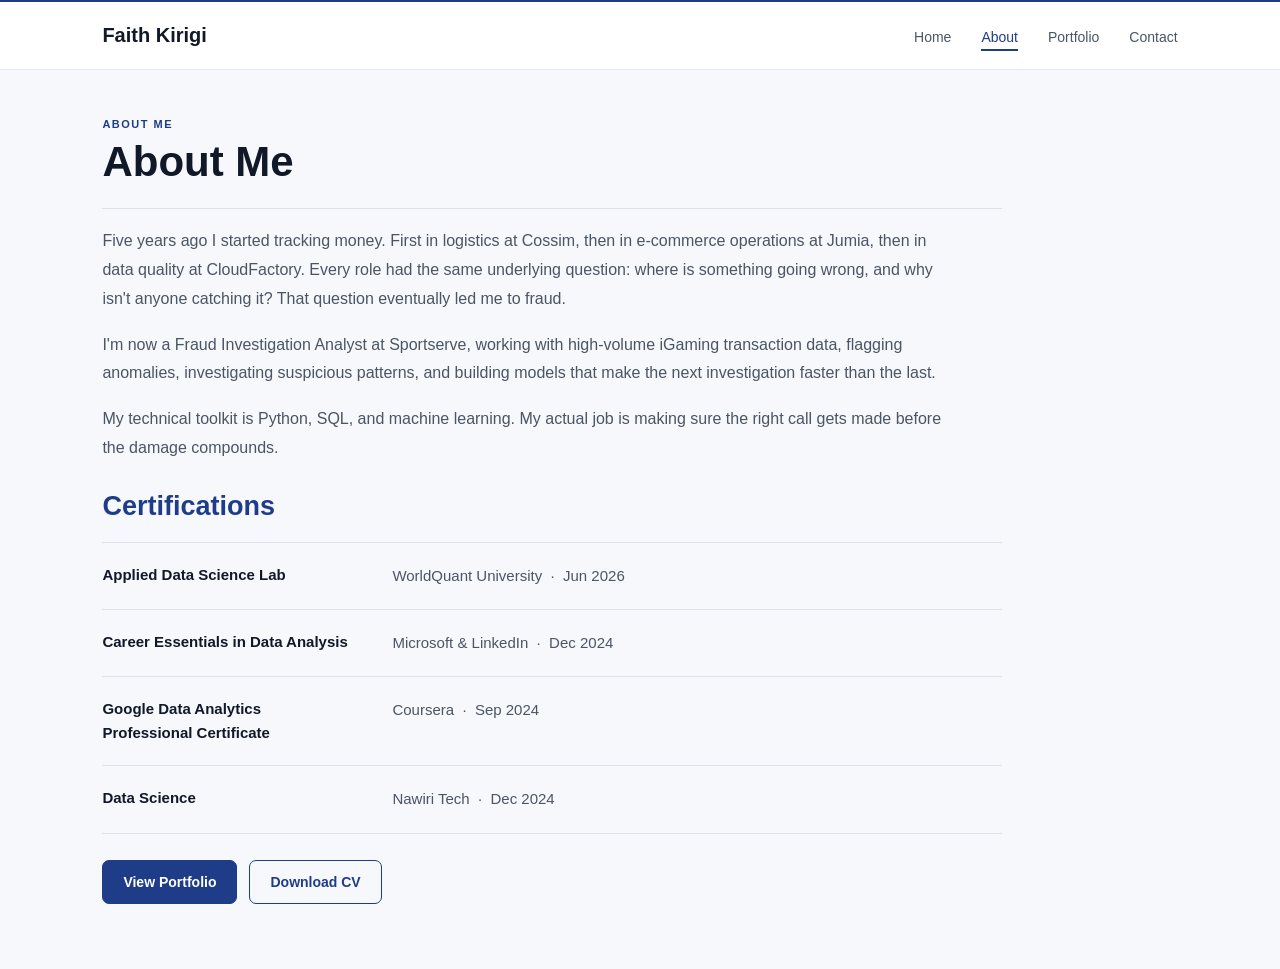
<file: about.html>
<!DOCTYPE html>
<html lang="en">

<head>
    <meta charset="UTF-8">
    <meta name="viewport" content="width=device-width, initial-scale=1.0">

    <title>About | Faith Kirigi</title>

    <link rel="stylesheet" href="style.css">
</head>

<body>

    <!-- NAVBAR -->
    <nav class="navbar">

        <a href="index.html" class="logo">Faith Kirigi</a>

        <div class="nav-links">
            <a href="index.html">Home</a>
            <a href="about.html" class="active">About</a>
            <a href="portfolio.html">Portfolio</a>
            <a href="contact.html">Contact</a>
        </div>

    </nav>


    <!-- ABOUT PAGE -->
    <main class="standard-page">

        <div class="standard-container">

            <header class="page-header">

                <p class="page-label">ABOUT ME</p>

                <h1>About Me</h1>

            </header>


            <div class="about-page-content">

                <p>
                    Five years ago I started tracking money.
                    
                    First in logistics at Cossim, then in e-commerce operations at Jumia, then in data quality at CloudFactory. 
                    
                    Every role had the same underlying question: where is something going wrong, and why isn't anyone catching it?

                    That question eventually led me to fraud.
                </P>
                <p>

                    I'm now a Fraud Investigation Analyst at Sportserve, working with high-volume iGaming transaction data,  flagging anomalies, 
                    
                    investigating suspicious patterns, and building models that make the next investigation faster than the last.
                </p>
                <p>
                    My technical toolkit is Python, SQL, and machine learning. 
                    
                    My actual job is making sure the right call gets made before the damage compounds.
                             
                </p>
                <div class="cert-section">
                        <h2>Certifications</h2>
                        <div class="skills-list">
                    
                            <div class="skill-row">
                                <h3>Applied Data Science Lab</h3>
                                <p>WorldQuant University &nbsp;·&nbsp; Jun 2026</p>
                            </div>
                    
                            <div class="skill-row">
                                <h3>Career Essentials in Data Analysis</h3>
                                <p>Microsoft & LinkedIn &nbsp;·&nbsp; Dec 2024</p>
                            </div>
                    
                            <div class="skill-row">
                                <h3>Google Data Analytics Professional Certificate</h3>
                                <p>Coursera &nbsp;·&nbsp; Sep 2024</p>
                            </div>
                    
                            <div class="skill-row">
                                <h3>Data Science</h3>
                                <p>Nawiri Tech &nbsp;·&nbsp; Dec 2024</p>
                            </div>
                    
                        </div>
                    </div>

                <div class="page-actions">

                    <a href="portfolio.html" class="btn">
                        View Portfolio
                    </a>

                    <a href="Faith_Kirigi_Resume.pdf"
                       class="btn-outline"
                       target="_blank">
                        Download CV
                    </a>

                </div>

            </div>

        </div>

    </main>

</body>

</html>
</file>
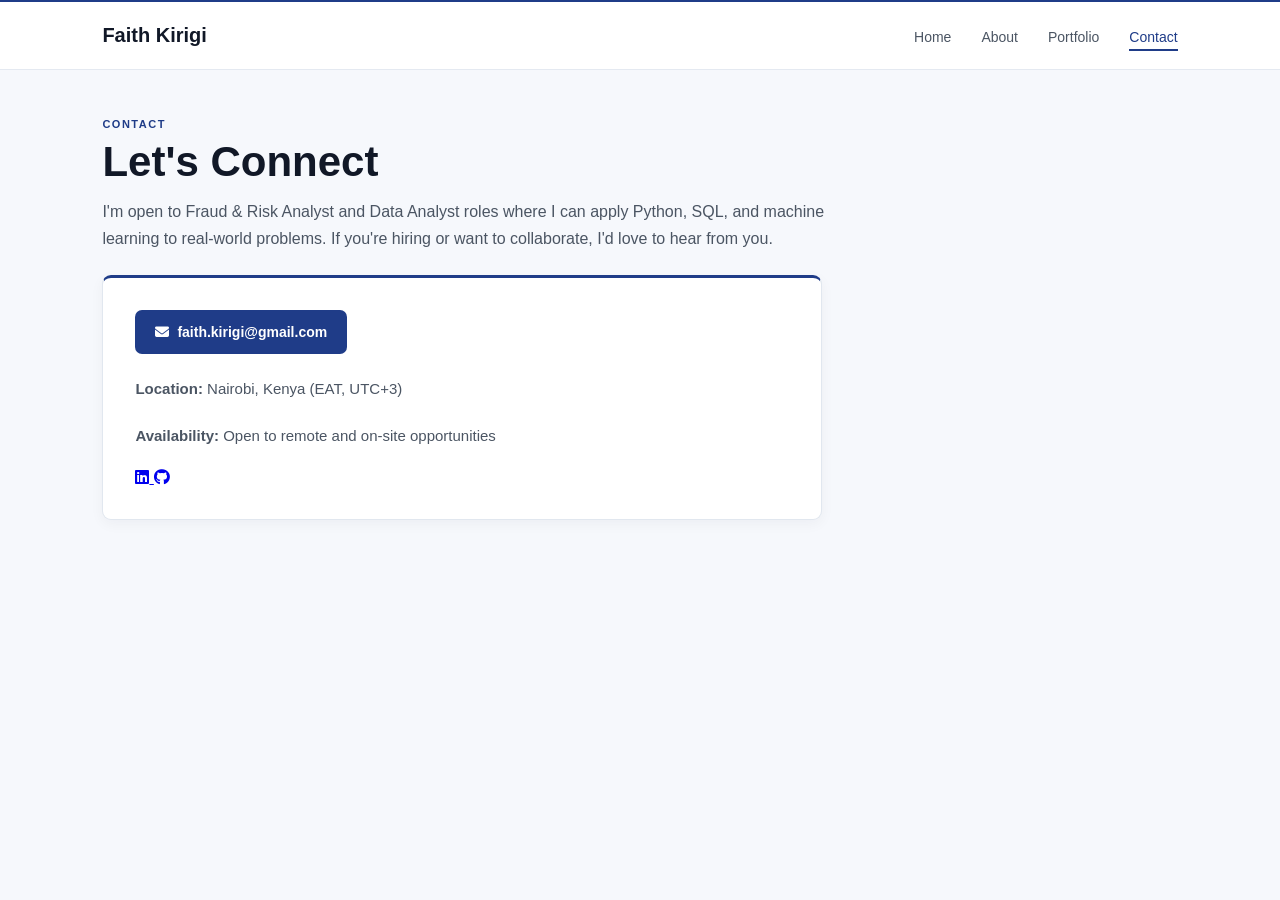
<file: contact.html>
<!DOCTYPE html>
<html lang="en">

<head>
    <meta charset="UTF-8">
    <meta name="viewport" content="width=device-width, initial-scale=1.0">

    <title>Contact | Faith Kirigi</title>

    <link rel="stylesheet" href="style.css">

    <link rel="stylesheet"
          href="https://cdnjs.cloudflare.com/ajax/libs/font-awesome/6.5.0/css/all.min.css">
</head>

<body>

    <!-- NAVBAR -->
    <nav class="navbar">
        <a href="index.html" class="logo">Faith Kirigi</a>
        <div class="nav-links">
            <a href="index.html">Home</a>
            <a href="about.html">About</a>
            <a href="portfolio.html">Portfolio</a>
            <a href="contact.html" class="active">Contact</a>
        </div>
    </nav>


    <!-- CONTACT PAGE -->
    <main class="standard-page">

        <div class="standard-container">

            <header class="page-header">
                <p class="page-label">CONTACT</p>
                <h1>Let's Connect</h1>
                <p>
                    I'm open to Fraud & Risk Analyst and Data Analyst roles
                    where I can apply Python, SQL, and machine learning to
                    real-world problems. If you're hiring or want to
                    collaborate, I'd love to hear from you.
                </p>
            </header>

            <div class="contact-card">

                <a href="mailto:faith.kirigi@gmail.com" class="email-button">
                    <i class="fas fa-envelope"></i>
                    faith.kirigi@gmail.com
                </a>

                <p>
                    <strong>Location:</strong>
                    Nairobi, Kenya (EAT, UTC+3)
                </p>

                <p>
                    <strong>Availability:</strong>
                    Open to remote and on-site opportunities
                </p>

                <div class="social-icons" style="margin-top: 20px;">

                    <a href="https://www.linkedin.com/in/faith-kirigi/"
                       target="_blank"
                       rel="noopener noreferrer"
                       aria-label="LinkedIn">
                        <i class="fab fa-linkedin"></i>
                    </a>

                    <a href="https://github.com/FaithKirigi"
                       target="_blank"
                       rel="noopener noreferrer"
                       aria-label="GitHub">
                        <i class="fab fa-github"></i>
                    </a>

                </div>

            </div>

        </div>

    </main>

</body>

</html>
</file>
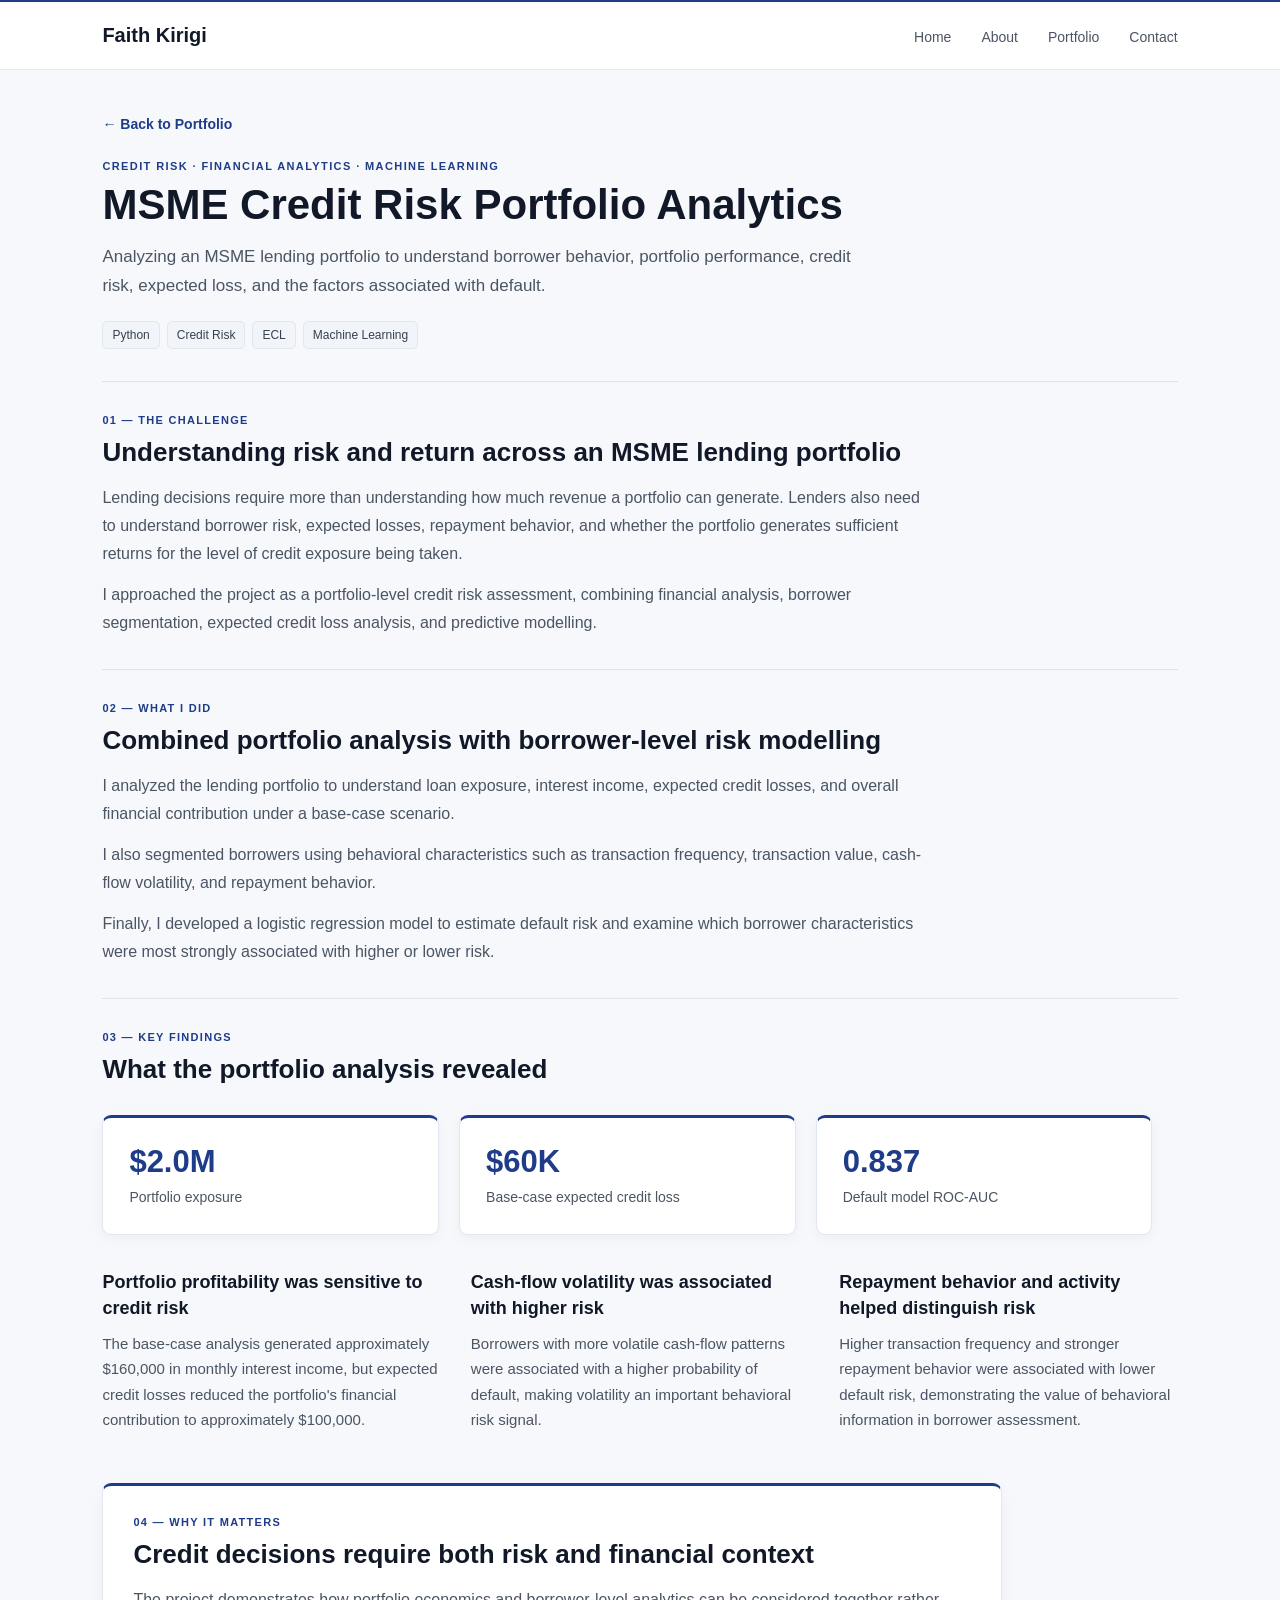
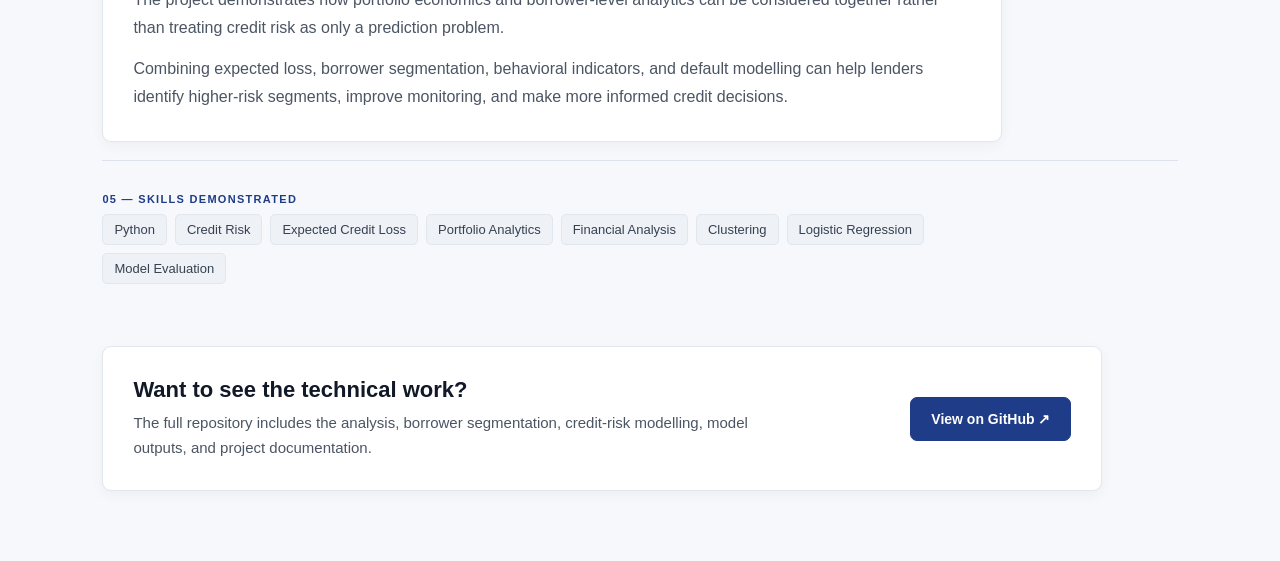
<file: credit-risk.html>
<!DOCTYPE html>
<html lang="en">

<head>
    <meta charset="UTF-8">
    <meta name="viewport" content="width=device-width, initial-scale=1.0">

    <title>MSME Credit Risk Portfolio Analytics | Faith Kirigi</title>

    <link rel="stylesheet" href="style.css">
</head>

<body>

    <!-- NAVBAR -->
    <nav class="navbar">

        <a href="index.html" class="logo">Faith Kirigi</a>

        <div class="nav-links">
            <a href="index.html">Home</a>
            <a href="about.html">About</a>
            <a href="portfolio.html">Portfolio</a>
            <a href="contact.html">Contact</a>
        </div>

    </nav>


    <!-- CASE STUDY -->
    <main class="case-study">

        <div class="case-study-container">

            <a href="portfolio.html" class="back-link">
                ← Back to Portfolio
            </a>


            <!-- HEADER -->
            <header class="case-study-header">

                <p class="project-category">
                    CREDIT RISK · FINANCIAL ANALYTICS · MACHINE LEARNING
                </p>

                <h1>MSME Credit Risk Portfolio Analytics</h1>

                <p class="case-study-intro">
                    Analyzing an MSME lending portfolio to understand borrower
                    behavior, portfolio performance, credit risk, expected loss,
                    and the factors associated with default.
                </p>


                <div class="project-tags">
                    <span>Python</span>
                    <span>Credit Risk</span>
                    <span>ECL</span>
                    <span>Machine Learning</span>
                </div>

            </header>


            <!-- 01 -->
            <section class="case-block">

                <p class="section-label">01 — THE CHALLENGE</p>

                <h2>
                    Understanding risk and return across an MSME lending portfolio
                </h2>

                <p>
                    Lending decisions require more than understanding how much
                    revenue a portfolio can generate. Lenders also need to
                    understand borrower risk, expected losses, repayment
                    behavior, and whether the portfolio generates sufficient
                    returns for the level of credit exposure being taken.
                </p>

                <p>
                    I approached the project as a portfolio-level credit risk
                    assessment, combining financial analysis, borrower
                    segmentation, expected credit loss analysis, and predictive
                    modelling.
                </p>

            </section>


            <!-- 02 -->
            <section class="case-block">

                <p class="section-label">02 — WHAT I DID</p>

                <h2>
                    Combined portfolio analysis with borrower-level risk modelling
                </h2>

                <p>
                    I analyzed the lending portfolio to understand loan exposure,
                    interest income, expected credit losses, and overall financial
                    contribution under a base-case scenario.
                </p>

                <p>
                    I also segmented borrowers using behavioral characteristics
                    such as transaction frequency, transaction value, cash-flow
                    volatility, and repayment behavior.
                </p>

                <p>
                    Finally, I developed a logistic regression model to estimate
                    default risk and examine which borrower characteristics were
                    most strongly associated with higher or lower risk.
                </p>

            </section>


            <!-- 03 -->
            <section class="case-block">

                <p class="section-label">03 — KEY FINDINGS</p>

                <h2>What the portfolio analysis revealed</h2>


                <div class="metric-grid">

                    <div class="metric-card">
                        <span class="metric-value">$2.0M</span>
                        <span class="metric-label">
                            Portfolio exposure
                        </span>
                    </div>

                    <div class="metric-card">
                        <span class="metric-value">$60K</span>
                        <span class="metric-label">
                            Base-case expected credit loss
                        </span>
                    </div>

                    <div class="metric-card">
                        <span class="metric-value">0.837</span>
                        <span class="metric-label">
                            Default model ROC-AUC
                        </span>
                    </div>

                </div>


                <div class="finding-list">

                    <div class="finding">

                        <h3>Portfolio profitability was sensitive to credit risk</h3>

                        <p>
                            The base-case analysis generated approximately
                            $160,000 in monthly interest income, but expected
                            credit losses reduced the portfolio's financial
                            contribution to approximately $100,000.
                        </p>

                    </div>


                    <div class="finding">

                        <h3>Cash-flow volatility was associated with higher risk</h3>

                        <p>
                            Borrowers with more volatile cash-flow patterns were
                            associated with a higher probability of default,
                            making volatility an important behavioral risk signal.
                        </p>

                    </div>


                    <div class="finding">

                        <h3>Repayment behavior and activity helped distinguish risk</h3>

                        <p>
                            Higher transaction frequency and stronger repayment
                            behavior were associated with lower default risk,
                            demonstrating the value of behavioral information in
                            borrower assessment.
                        </p>

                    </div>

                </div>

            </section>


            <!-- 04 -->
            <section class="case-block business-impact">

                <p class="section-label">04 — WHY IT MATTERS</p>

                <h2>
                    Credit decisions require both risk and financial context
                </h2>

                <p>
                    The project demonstrates how portfolio economics and
                    borrower-level analytics can be considered together rather
                    than treating credit risk as only a prediction problem.
                </p>

                <p>
                    Combining expected loss, borrower segmentation, behavioral
                    indicators, and default modelling can help lenders identify
                    higher-risk segments, improve monitoring, and make more
                    informed credit decisions.
                </p>

            </section>


            <!-- 05 -->
            <section class="case-block">

                <p class="section-label">05 — SKILLS DEMONSTRATED</p>

                <div class="case-skills">
                    <span>Python</span>
                    <span>Credit Risk</span>
                    <span>Expected Credit Loss</span>
                    <span>Portfolio Analytics</span>
                    <span>Financial Analysis</span>
                    <span>Clustering</span>
                    <span>Logistic Regression</span>
                    <span>Model Evaluation</span>
                </div>

            </section>


            <!-- GITHUB -->
            <div class="technical-project">

                <div>

                    <h2>Want to see the technical work?</h2>

                    <p>
                        The full repository includes the analysis, borrower
                        segmentation, credit-risk modelling, model outputs,
                        and project documentation.
                    </p>

                </div>


                <a href="https://github.com/FaithKirigi/MSME-Credit-Risk-Portfolio-Analytics"
                   target="_blank"
                   rel="noopener noreferrer"
                   class="btn">

                    View on GitHub ↗

                </a>

            </div>

        </div>

    </main>

</body>

</html>
</file>
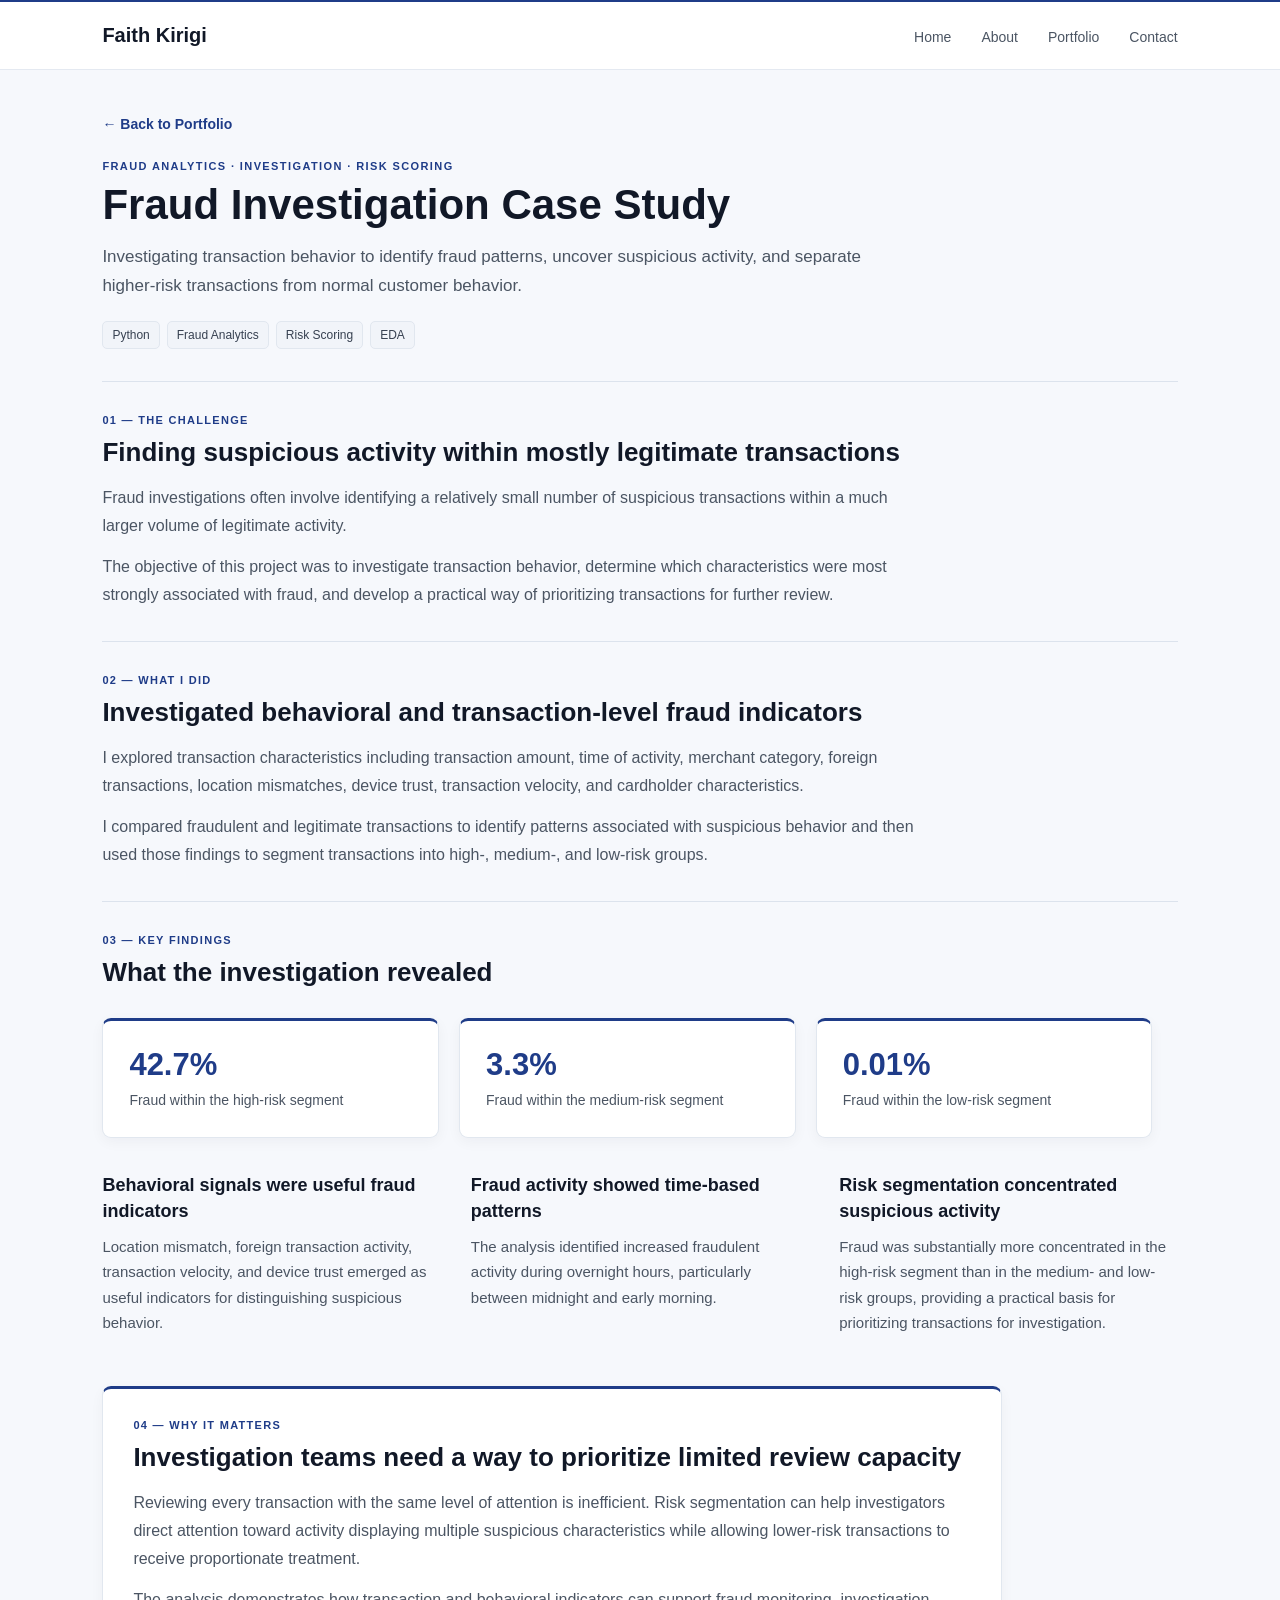
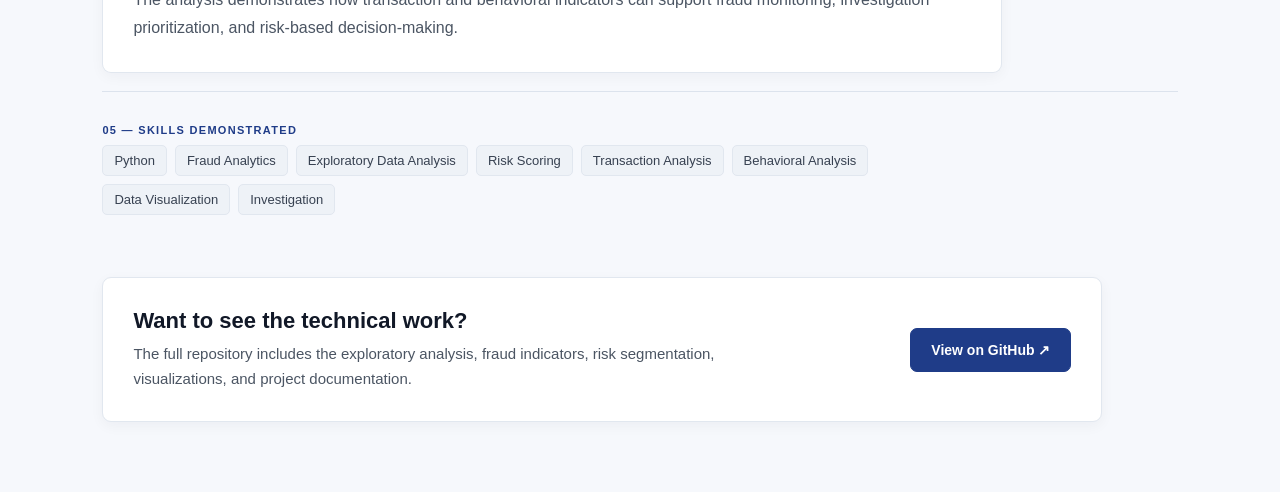
<file: fraud-investigation.html>
<!DOCTYPE html>
<html lang="en">

<head>
    <meta charset="UTF-8">
    <meta name="viewport" content="width=device-width, initial-scale=1.0">

    <title>Fraud Investigation Case Study | Faith Kirigi</title>

    <link rel="stylesheet" href="style.css">
</head>

<body>

    <!-- NAVBAR -->
    <nav class="navbar">

        <a href="index.html" class="logo">Faith Kirigi</a>

        <div class="nav-links">
            <a href="index.html">Home</a>
            <a href="about.html">About</a>
            <a href="portfolio.html">Portfolio</a>
            <a href="contact.html">Contact</a>
        </div>

    </nav>


    <!-- CASE STUDY -->
    <main class="case-study">

        <div class="case-study-container">

            <a href="portfolio.html" class="back-link">
                ← Back to Portfolio
            </a>


            <!-- HEADER -->
            <header class="case-study-header">

                <p class="project-category">
                    FRAUD ANALYTICS · INVESTIGATION · RISK SCORING
                </p>

                <h1>Fraud Investigation Case Study</h1>

                <p class="case-study-intro">
                    Investigating transaction behavior to identify fraud
                    patterns, uncover suspicious activity, and separate
                    higher-risk transactions from normal customer behavior.
                </p>


                <div class="project-tags">
                    <span>Python</span>
                    <span>Fraud Analytics</span>
                    <span>Risk Scoring</span>
                    <span>EDA</span>
                </div>

            </header>


            <!-- 01 -->
            <section class="case-block">

                <p class="section-label">01 — THE CHALLENGE</p>

                <h2>
                    Finding suspicious activity within mostly legitimate transactions
                </h2>

                <p>
                    Fraud investigations often involve identifying a relatively
                    small number of suspicious transactions within a much larger
                    volume of legitimate activity.
                </p>

                <p>
                    The objective of this project was to investigate transaction
                    behavior, determine which characteristics were most strongly
                    associated with fraud, and develop a practical way of
                    prioritizing transactions for further review.
                </p>

            </section>


            <!-- 02 -->
            <section class="case-block">

                <p class="section-label">02 — WHAT I DID</p>

                <h2>
                    Investigated behavioral and transaction-level fraud indicators
                </h2>

                <p>
                    I explored transaction characteristics including transaction
                    amount, time of activity, merchant category, foreign
                    transactions, location mismatches, device trust, transaction
                    velocity, and cardholder characteristics.
                </p>

                <p>
                    I compared fraudulent and legitimate transactions to identify
                    patterns associated with suspicious behavior and then used
                    those findings to segment transactions into high-, medium-,
                    and low-risk groups.
                </p>

            </section>


            <!-- 03 -->
            <section class="case-block">

                <p class="section-label">03 — KEY FINDINGS</p>

                <h2>What the investigation revealed</h2>


                <div class="metric-grid">

                    <div class="metric-card">
                        <span class="metric-value">42.7%</span>
                        <span class="metric-label">
                            Fraud within the high-risk segment
                        </span>
                    </div>

                    <div class="metric-card">
                        <span class="metric-value">3.3%</span>
                        <span class="metric-label">
                            Fraud within the medium-risk segment
                        </span>
                    </div>

                    <div class="metric-card">
                        <span class="metric-value">0.01%</span>
                        <span class="metric-label">
                            Fraud within the low-risk segment
                        </span>
                    </div>

                </div>


                <div class="finding-list">

                    <div class="finding">

                        <h3>Behavioral signals were useful fraud indicators</h3>

                        <p>
                            Location mismatch, foreign transaction activity,
                            transaction velocity, and device trust emerged as
                            useful indicators for distinguishing suspicious
                            behavior.
                        </p>

                    </div>


                    <div class="finding">

                        <h3>Fraud activity showed time-based patterns</h3>

                        <p>
                            The analysis identified increased fraudulent activity
                            during overnight hours, particularly between midnight
                            and early morning.
                        </p>

                    </div>


                    <div class="finding">

                        <h3>Risk segmentation concentrated suspicious activity</h3>

                        <p>
                            Fraud was substantially more concentrated in the
                            high-risk segment than in the medium- and low-risk
                            groups, providing a practical basis for prioritizing
                            transactions for investigation.
                        </p>

                    </div>

                </div>

            </section>


            <!-- 04 -->
            <section class="case-block business-impact">

                <p class="section-label">04 — WHY IT MATTERS</p>

                <h2>
                    Investigation teams need a way to prioritize limited review capacity
                </h2>

                <p>
                    Reviewing every transaction with the same level of attention
                    is inefficient. Risk segmentation can help investigators
                    direct attention toward activity displaying multiple
                    suspicious characteristics while allowing lower-risk
                    transactions to receive proportionate treatment.
                </p>

                <p>
                    The analysis demonstrates how transaction and behavioral
                    indicators can support fraud monitoring, investigation
                    prioritization, and risk-based decision-making.
                </p>

            </section>


            <!-- 05 -->
            <section class="case-block">

                <p class="section-label">05 — SKILLS DEMONSTRATED</p>

                <div class="case-skills">
                    <span>Python</span>
                    <span>Fraud Analytics</span>
                    <span>Exploratory Data Analysis</span>
                    <span>Risk Scoring</span>
                    <span>Transaction Analysis</span>
                    <span>Behavioral Analysis</span>
                    <span>Data Visualization</span>
                    <span>Investigation</span>
                </div>

            </section>


            <!-- GITHUB -->
            <div class="technical-project">

                <div>

                    <h2>Want to see the technical work?</h2>

                    <p>
                        The full repository includes the exploratory analysis,
                        fraud indicators, risk segmentation, visualizations,
                        and project documentation.
                    </p>

                </div>


                <a href="https://github.com/FaithKirigi/fraud-investigation-case-study"
                   target="_blank"
                   rel="noopener noreferrer"
                   class="btn">

                    View on GitHub ↗

                </a>

            </div>

        </div>

    </main>

</body>

</html>
</file>
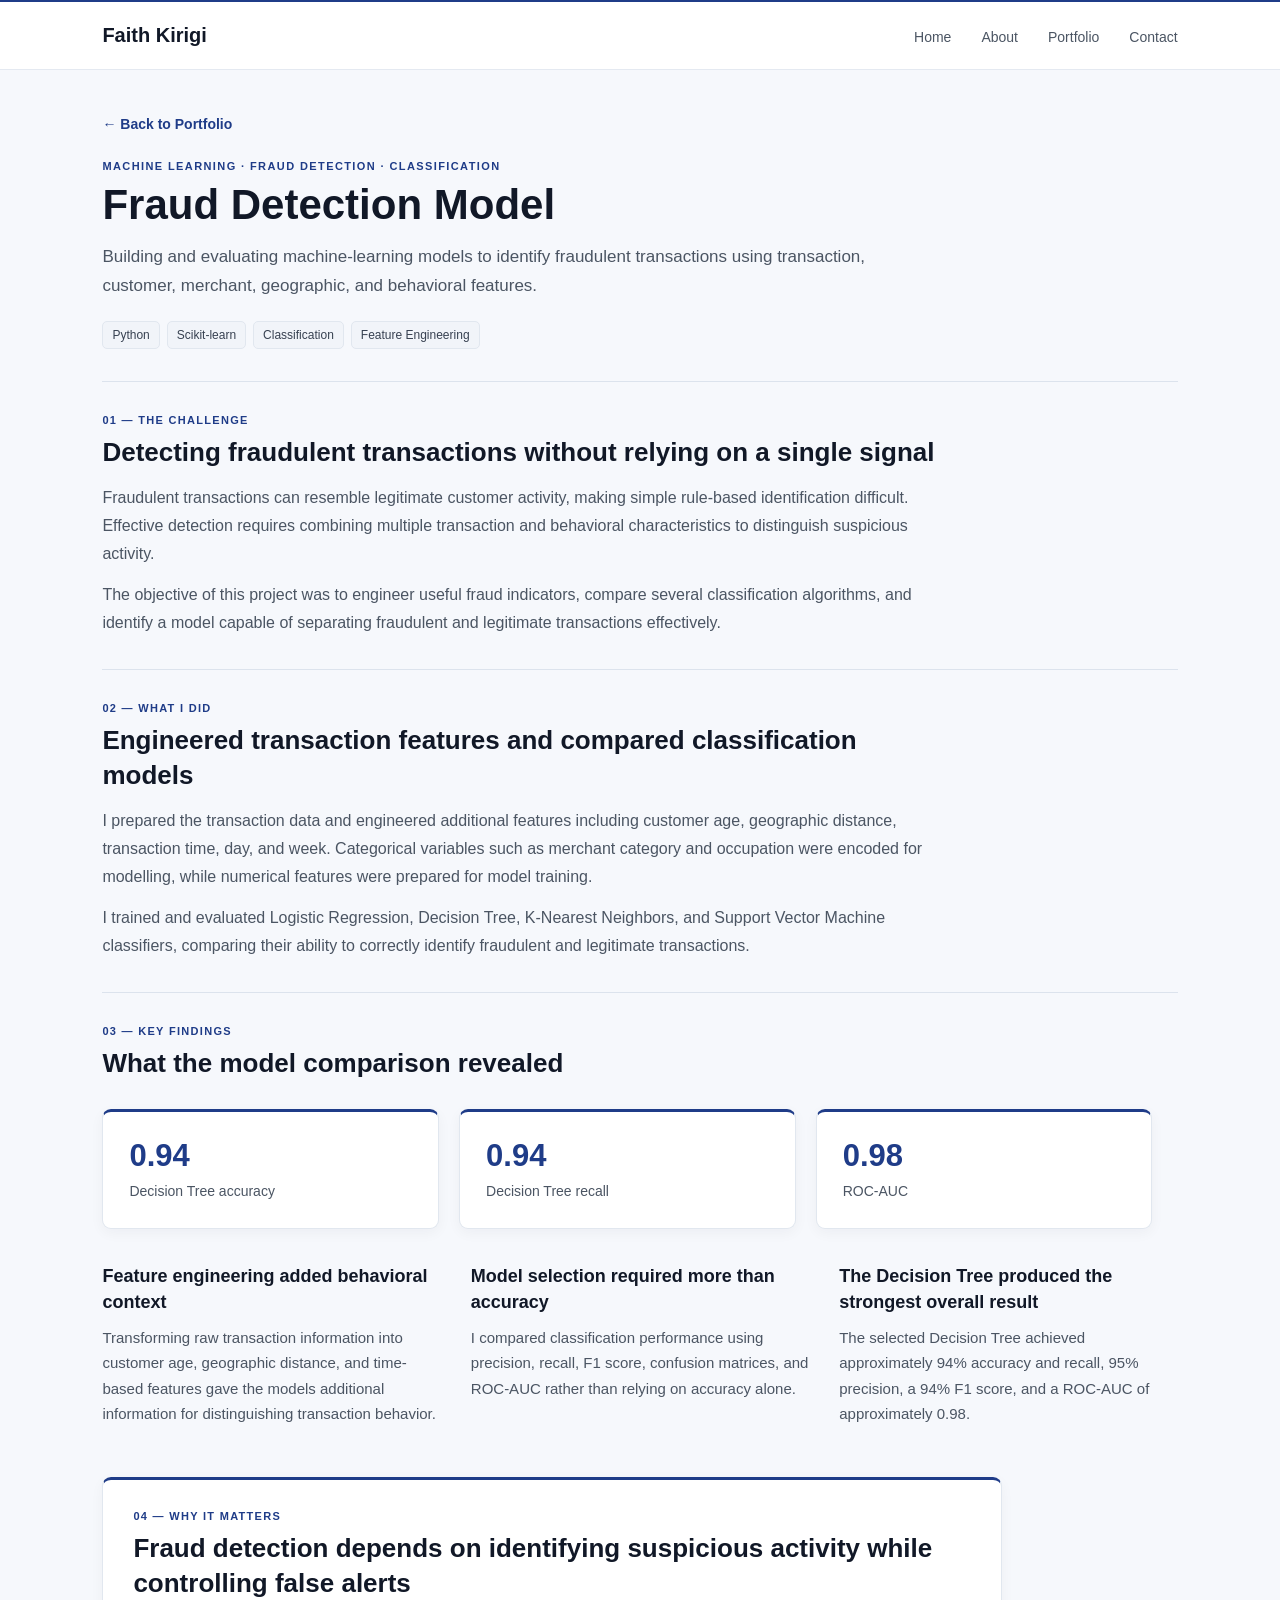
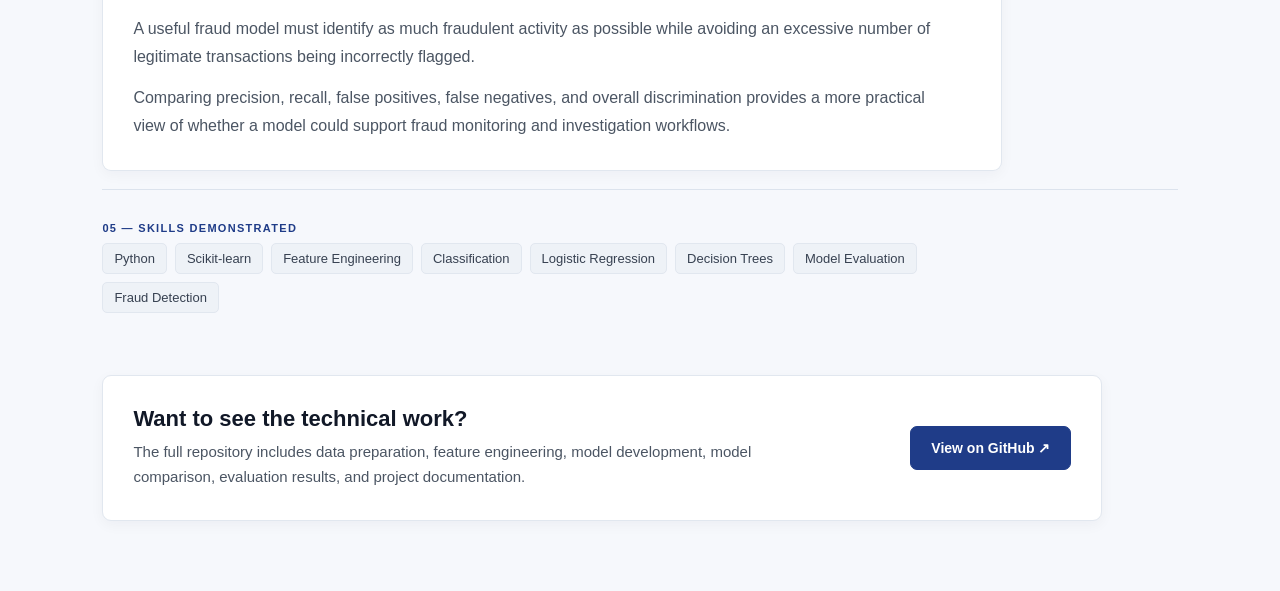
<file: fraud-machine-learning-model.html>
<!DOCTYPE html>
<html lang="en">

<head>
    <meta charset="UTF-8">
    <meta name="viewport" content="width=device-width, initial-scale=1.0">

    <title>Fraud Detection Model | Faith Kirigi</title>

    <link rel="stylesheet" href="style.css">
</head>

<body>

    <!-- NAVBAR -->
    <nav class="navbar">

        <a href="index.html" class="logo">Faith Kirigi</a>

        <div class="nav-links">
            <a href="index.html">Home</a>
            <a href="about.html">About</a>
            <a href="portfolio.html">Portfolio</a>
            <a href="contact.html">Contact</a>
        </div>

    </nav>


    <!-- CASE STUDY -->
    <main class="case-study">

        <div class="case-study-container">

            <a href="portfolio.html" class="back-link">
                ← Back to Portfolio
            </a>


            <!-- HEADER -->
            <header class="case-study-header">

                <p class="project-category">
                    MACHINE LEARNING · FRAUD DETECTION · CLASSIFICATION
                </p>

                <h1>Fraud Detection Model</h1>

                <p class="case-study-intro">
                    Building and evaluating machine-learning models to identify
                    fraudulent transactions using transaction, customer,
                    merchant, geographic, and behavioral features.
                </p>


                <div class="project-tags">
                    <span>Python</span>
                    <span>Scikit-learn</span>
                    <span>Classification</span>
                    <span>Feature Engineering</span>
                </div>

            </header>


            <!-- 01 -->
            <section class="case-block">

                <p class="section-label">01 — THE CHALLENGE</p>

                <h2>
                    Detecting fraudulent transactions without relying on a single signal
                </h2>

                <p>
                    Fraudulent transactions can resemble legitimate customer
                    activity, making simple rule-based identification difficult.
                    Effective detection requires combining multiple transaction
                    and behavioral characteristics to distinguish suspicious
                    activity.
                </p>

                <p>
                    The objective of this project was to engineer useful fraud
                    indicators, compare several classification algorithms, and
                    identify a model capable of separating fraudulent and
                    legitimate transactions effectively.
                </p>

            </section>


            <!-- 02 -->
            <section class="case-block">

                <p class="section-label">02 — WHAT I DID</p>

                <h2>
                    Engineered transaction features and compared classification models
                </h2>

                <p>
                    I prepared the transaction data and engineered additional
                    features including customer age, geographic distance,
                    transaction time, day, and week. Categorical variables such
                    as merchant category and occupation were encoded for
                    modelling, while numerical features were prepared for model
                    training.
                </p>

                <p>
                    I trained and evaluated Logistic Regression, Decision Tree,
                    K-Nearest Neighbors, and Support Vector Machine classifiers,
                    comparing their ability to correctly identify fraudulent and
                    legitimate transactions.
                </p>

            </section>


            <!-- 03 -->
            <section class="case-block">

                <p class="section-label">03 — KEY FINDINGS</p>

                <h2>What the model comparison revealed</h2>


                <div class="metric-grid">

                    <div class="metric-card">
                        <span class="metric-value">0.94</span>
                        <span class="metric-label">
                            Decision Tree accuracy
                        </span>
                    </div>

                    <div class="metric-card">
                        <span class="metric-value">0.94</span>
                        <span class="metric-label">
                            Decision Tree recall
                        </span>
                    </div>

                    <div class="metric-card">
                        <span class="metric-value">0.98</span>
                        <span class="metric-label">
                            ROC-AUC
                        </span>
                    </div>

                </div>


                <div class="finding-list">

                    <div class="finding">

                        <h3>Feature engineering added behavioral context</h3>

                        <p>
                            Transforming raw transaction information into
                            customer age, geographic distance, and time-based
                            features gave the models additional information for
                            distinguishing transaction behavior.
                        </p>

                    </div>


                    <div class="finding">

                        <h3>Model selection required more than accuracy</h3>

                        <p>
                            I compared classification performance using
                            precision, recall, F1 score, confusion matrices, and
                            ROC-AUC rather than relying on accuracy alone.
                        </p>

                    </div>


                    <div class="finding">

                        <h3>The Decision Tree produced the strongest overall result</h3>

                        <p>
                            The selected Decision Tree achieved approximately
                            94% accuracy and recall, 95% precision, a 94% F1
                            score, and a ROC-AUC of approximately 0.98.
                        </p>

                    </div>

                </div>

            </section>


            <!-- 04 -->
            <section class="case-block business-impact">

                <p class="section-label">04 — WHY IT MATTERS</p>

                <h2>
                    Fraud detection depends on identifying suspicious activity while controlling false alerts
                </h2>

                <p>
                    A useful fraud model must identify as much fraudulent
                    activity as possible while avoiding an excessive number of
                    legitimate transactions being incorrectly flagged.
                </p>

                <p>
                    Comparing precision, recall, false positives, false
                    negatives, and overall discrimination provides a more
                    practical view of whether a model could support fraud
                    monitoring and investigation workflows.
                </p>

            </section>


            <!-- 05 -->
            <section class="case-block">

                <p class="section-label">05 — SKILLS DEMONSTRATED</p>

                <div class="case-skills">
                    <span>Python</span>
                    <span>Scikit-learn</span>
                    <span>Feature Engineering</span>
                    <span>Classification</span>
                    <span>Logistic Regression</span>
                    <span>Decision Trees</span>
                    <span>Model Evaluation</span>
                    <span>Fraud Detection</span>
                </div>

            </section>


            <!-- GITHUB -->
            <div class="technical-project">

                <div>

                    <h2>Want to see the technical work?</h2>

                    <p>
                        The full repository includes data preparation, feature
                        engineering, model development, model comparison,
                        evaluation results, and project documentation.
                    </p>

                </div>


                <a href="https://github.com/FaithKirigi/Fraud-detection-ML"
                   target="_blank"
                   rel="noopener noreferrer"
                   class="btn">

                    View on GitHub ↗

                </a>

            </div>

        </div>

    </main>

</body>

</html>
</file>
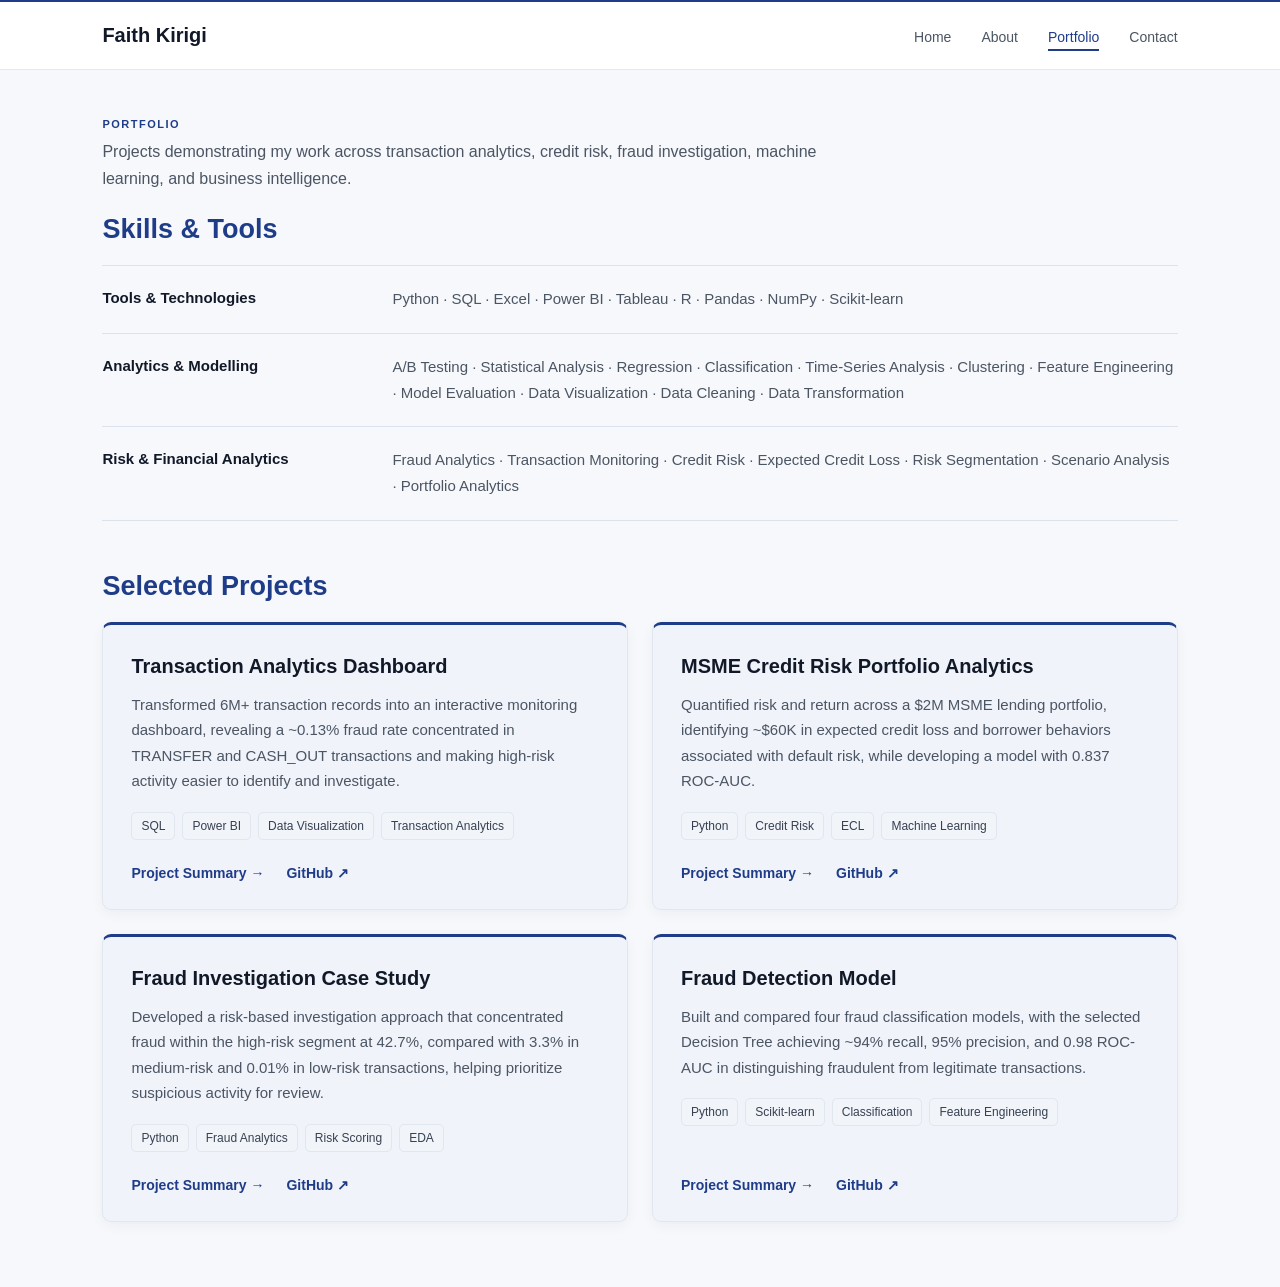
<file: portfolio.html>
<!DOCTYPE html>
<html lang="en">

<head>
    <meta charset="UTF-8">
    <meta name="viewport" content="width=device-width, initial-scale=1.0">

    <title>Portfolio | Faith Kirigi</title>

    <link rel="stylesheet" href="style.css">
</head>

<body>

    <!-- NAVBAR -->
    <nav class="navbar">

        <a href="index.html" class="logo">Faith Kirigi</a>

        <div class="nav-links">
            <a href="index.html">Home</a>
            <a href="about.html">About</a>
            <a href="portfolio.html" class="active">Portfolio</a>
            <a href="contact.html">Contact</a>
        </div>

    </nav>


    <!-- PORTFOLIO PAGE -->
    <main class="standard-page">

        <div class="portfolio-container">


            <!-- PAGE HEADER -->
            <header class="page-header">

                <p class="page-label">PORTFOLIO</p>


                <p>
                    Projects demonstrating my work across transaction analytics,
                    credit risk, fraud investigation, machine learning, and
                    business intelligence.
                </p>

            </header>


            <!-- =========================
                 SKILLS & TOOLS
            ========================== -->

            <section class="portfolio-skills">

                <h2>Skills & Tools</h2>


                <div class="skills-list">


                    <!-- TOOLS -->
                    <div class="skill-row">

                        <h3>Tools & Technologies</h3>

                        <p>
                            Python · SQL · Excel · Power BI · Tableau · R ·
                            Pandas · NumPy · Scikit-learn
                        </p>

                    </div>


                    <!-- ANALYTICS -->
                    <div class="skill-row">

                        <h3>Analytics & Modelling</h3>

                        <p>
                            A/B Testing · Statistical Analysis · Regression ·
                            Classification · Time-Series Analysis · Clustering ·
                            Feature Engineering · Model Evaluation ·
                            Data Visualization · Data Cleaning ·
                            Data Transformation
                        </p>

                    </div>


                    <!-- RISK -->
                    <div class="skill-row">

                        <h3>Risk & Financial Analytics</h3>

                        <p>
                            Fraud Analytics · Transaction Monitoring ·
                            Credit Risk · Expected Credit Loss ·
                            Risk Segmentation · Scenario Analysis ·
                            Portfolio Analytics
                        </p>

                    </div>

                </div>

            </section>


            <!-- =========================
                 SELECTED PROJECTS
            ========================== -->

            <section class="portfolio-projects">

                <h2>Selected Projects</h2>


                <div class="projects-container">


                    <!-- TRANSACTION ANALYTICS -->
                    <div class="project-card">

                        <h3>Transaction Analytics Dashboard</h3>

                        <p>
                            Transformed 6M+ transaction records into an interactive monitoring dashboard,
                            revealing a ~0.13% fraud rate concentrated in TRANSFER and CASH_OUT transactions and 
                            making high-risk activity easier to identify and investigate.
                        </p>


                        <div class="project-tags">
                            <span>SQL</span>
                            <span>Power BI</span>
                            <span>Data Visualization</span>
                            <span>Transaction Analytics</span>
                        </div>


                        <div class="project-links">

                            <a href="transaction-dashboard.html">
                                Project Summary →
                            </a>

                            <a href="https://github.com/FaithKirigi/Transaction-Analytics-Dashboard"
                               target="_blank"
                               rel="noopener noreferrer">
                                GitHub ↗
                            </a>

                        </div>

                    </div>


                    <!-- MSME CREDIT RISK -->
                    <div class="project-card">

                        <h3>MSME Credit Risk Portfolio Analytics</h3>

                        <p>
                           Quantified risk and return across a $2M MSME lending portfolio, 
                            identifying ~$60K in expected credit loss and borrower behaviors associated with default risk, 
                            while developing a model with 0.837 ROC-AUC.
                        </p>


                        <div class="project-tags">
                            <span>Python</span>
                            <span>Credit Risk</span>
                            <span>ECL</span>
                            <span>Machine Learning</span>
                        </div>


                        <div class="project-links">

                            <a href="credit-risk.html">
                                Project Summary →
                            </a>

                            <a href="https://github.com/FaithKirigi/MSME-Credit-Risk-Portfolio-Analytics"
                               target="_blank"
                               rel="noopener noreferrer">
                                GitHub ↗
                            </a>

                        </div>

                    </div>


                    <!-- FRAUD INVESTIGATION -->
                    <div class="project-card">

                        <h3>Fraud Investigation Case Study</h3>

                        <p>
                            Developed a risk-based investigation approach that concentrated fraud within the high-risk segment at 42.7%, 
                            compared with 3.3% in medium-risk and 0.01% in low-risk transactions, 
                            helping prioritize suspicious activity for review.
                        </p>


                        <div class="project-tags">
                            <span>Python</span>
                            <span>Fraud Analytics</span>
                            <span>Risk Scoring</span>
                            <span>EDA</span>
                        </div>


                        <div class="project-links">

                            <a href="fraud-investigation.html">
                                Project Summary →
                            </a>

                            <a href="https://github.com/FaithKirigi/fraud-investigation-case-study"
                               target="_blank"
                               rel="noopener noreferrer">
                                GitHub ↗
                            </a>

                        </div>

                    </div>


                    <!-- FRAUD DETECTION -->
                    <div class="project-card">

                        <h3>Fraud Detection Model</h3>

                        <p>
                            Built and compared four fraud classification models, with the selected Decision Tree achieving ~94% recall, 
                            95% precision, and 0.98 ROC-AUC in distinguishing fraudulent from legitimate transactions.
                        </p>


                        <div class="project-tags">
                            <span>Python</span>
                            <span>Scikit-learn</span>
                            <span>Classification</span>
                            <span>Feature Engineering</span>
                        </div>


                        <div class="project-links">

                            <a href="fraud-machine-learning-model.html">
                                Project Summary →
                            </a>

                            <a href="https://github.com/FaithKirigi/Fraud-detection-ML"
                               target="_blank"
                               rel="noopener noreferrer">
                                GitHub ↗
                            </a>

                        </div>

                    </div>


                </div>

            </section>


        </div>

    </main>

</body>

</html>
</file>
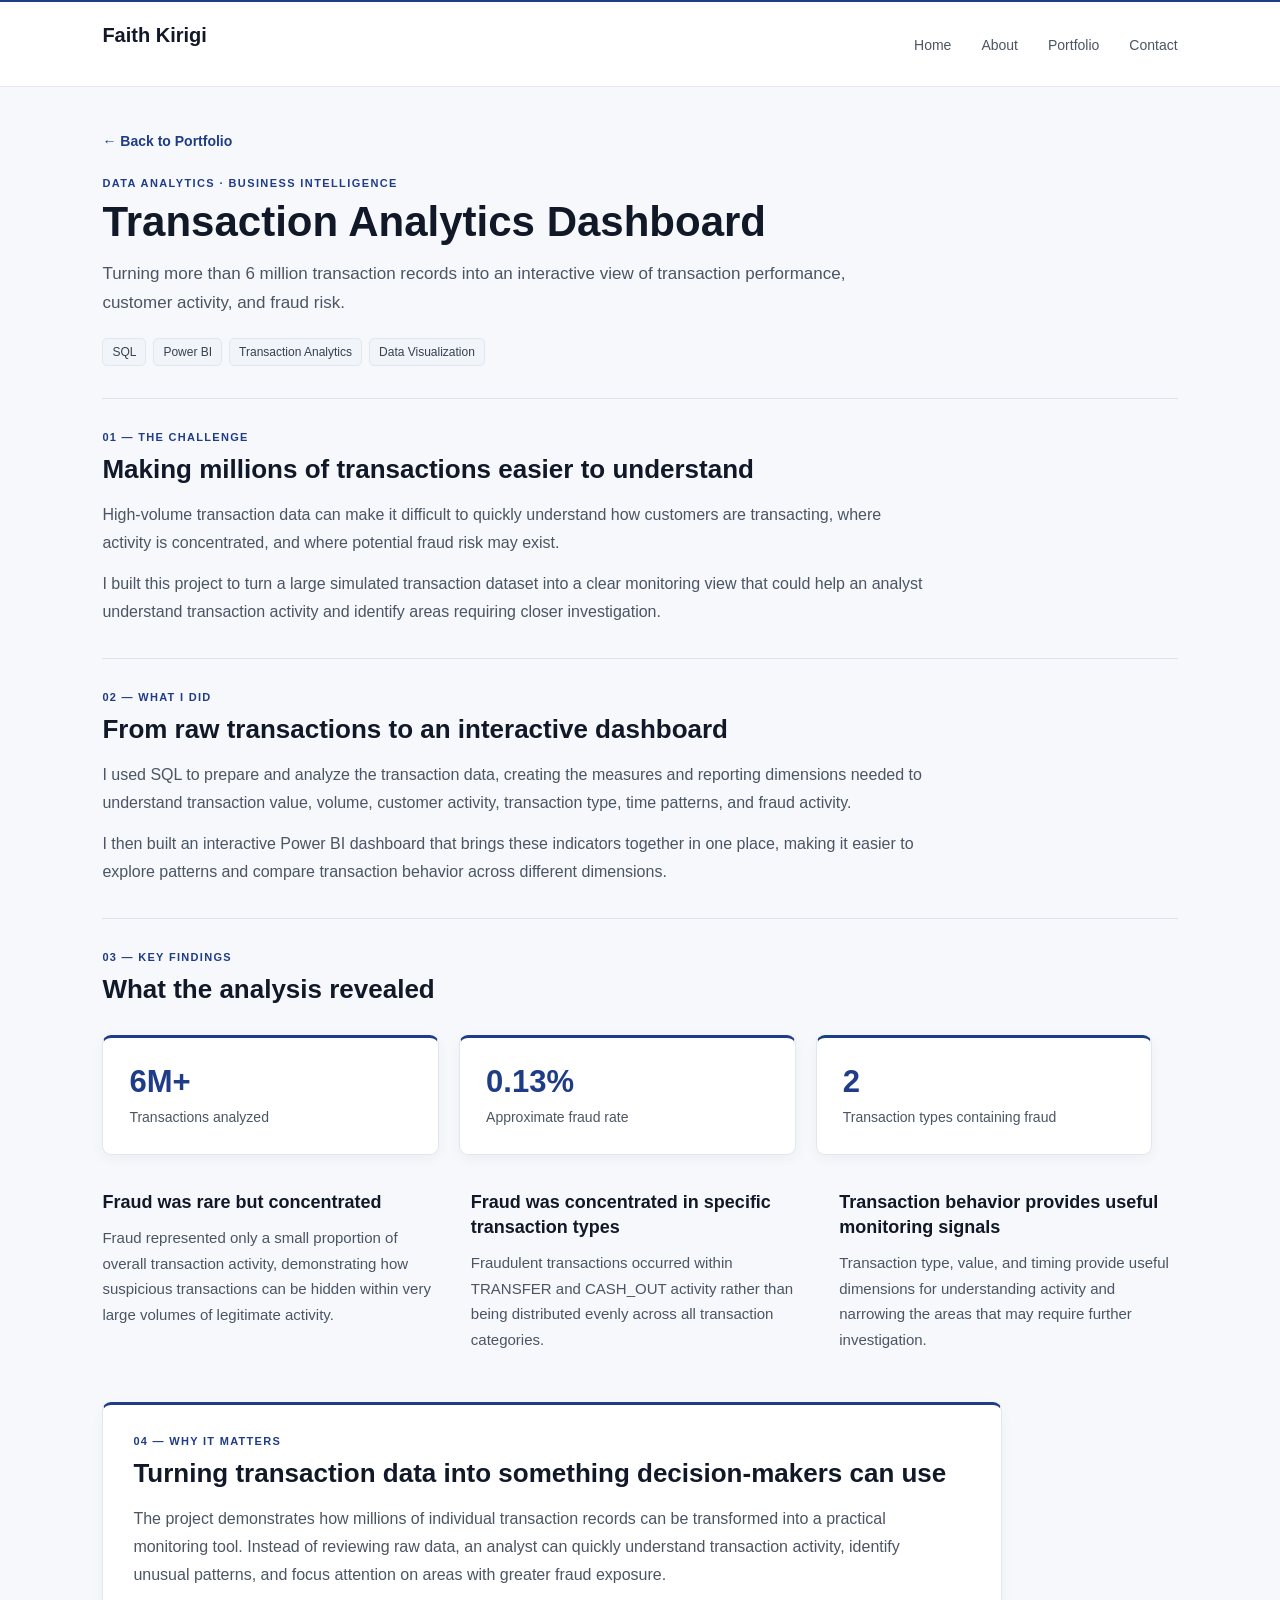
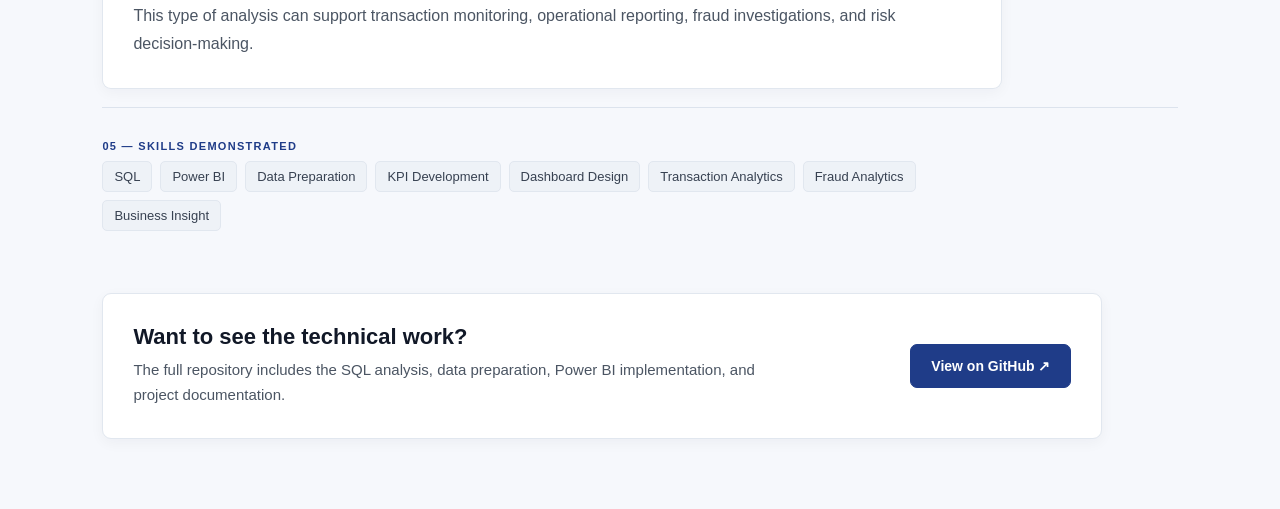
<file: transaction-dashboard.html>
<!DOCTYPE html>
<html lang="en">

<head>
    <meta charset="UTF-8">
    <meta name="viewport" content="width=device-width, initial-scale=1.0">

    <title>Transaction Analytics Dashboard | Faith Kirigi</title>

    <link rel="stylesheet" href="style.css">
</head>

<body>

    <!-- NAVBAR -->
    <nav class="navbar">
        <h2 class="logo">Faith Kirigi</h2>

        <div class="nav-links">
            <a href="index.html#home">Home</a>
            <a href="index.html#about">About</a>
            <a href="index.html#portfolio">Portfolio</a>
            <a href="index.html#contact">Contact</a>
        </div>
    </nav>


    <!-- PROJECT -->
    <main class="case-study">

        <div class="case-study-container">

            <!-- BACK -->
            <a href="index.html#portfolio" class="back-link">
                ← Back to Portfolio
            </a>


            <!-- PROJECT HEADER -->
            <header class="case-study-header">

                <p class="project-category">
                    DATA ANALYTICS · BUSINESS INTELLIGENCE
                </p>

                <h1>Transaction Analytics Dashboard</h1>

                <p class="case-study-intro">
                    Turning more than 6 million transaction records into an
                    interactive view of transaction performance, customer
                    activity, and fraud risk.
                </p>

                <div class="project-tags">
                    <span>SQL</span>
                    <span>Power BI</span>
                    <span>Transaction Analytics</span>
                    <span>Data Visualization</span>
                </div>

            </header>


            <!-- THE CHALLENGE -->
            <section class="case-block">

                <p class="section-label">01 — THE CHALLENGE</p>

                <h2>Making millions of transactions easier to understand</h2>

                <p>
                    High-volume transaction data can make it difficult to quickly
                    understand how customers are transacting, where activity is
                    concentrated, and where potential fraud risk may exist.
                </p>

                <p>
                    I built this project to turn a large simulated transaction
                    dataset into a clear monitoring view that could help an analyst
                    understand transaction activity and identify areas requiring
                    closer investigation.
                </p>

            </section>


            <!-- WHAT I DID -->
            <section class="case-block">

                <p class="section-label">02 — WHAT I DID</p>

                <h2>From raw transactions to an interactive dashboard</h2>

                <p>
                    I used SQL to prepare and analyze the transaction data, creating
                    the measures and reporting dimensions needed to understand
                    transaction value, volume, customer activity, transaction type,
                    time patterns, and fraud activity.
                </p>

                <p>
                    I then built an interactive Power BI dashboard that brings these
                    indicators together in one place, making it easier to explore
                    patterns and compare transaction behavior across different
                    dimensions.
                </p>

            </section>


            <!-- KEY FINDINGS -->
            <section class="case-block">

                <p class="section-label">03 — KEY FINDINGS</p>

                <h2>What the analysis revealed</h2>


                <div class="metric-grid">

                    <div class="metric-card">
                        <span class="metric-value">6M+</span>
                        <span class="metric-label">
                            Transactions analyzed
                        </span>
                    </div>


                    <div class="metric-card">
                        <span class="metric-value">0.13%</span>
                        <span class="metric-label">
                            Approximate fraud rate
                        </span>
                    </div>


                    <div class="metric-card">
                        <span class="metric-value">2</span>
                        <span class="metric-label">
                            Transaction types containing fraud
                        </span>
                    </div>

                </div>


                <div class="finding-list">

                    <div class="finding">
                        <h3>Fraud was rare but concentrated</h3>

                        <p>
                            Fraud represented only a small proportion of overall
                            transaction activity, demonstrating how suspicious
                            transactions can be hidden within very large volumes
                            of legitimate activity.
                        </p>
                    </div>


                    <div class="finding">
                        <h3>Fraud was concentrated in specific transaction types</h3>

                        <p>
                            Fraudulent transactions occurred within TRANSFER and
                            CASH_OUT activity rather than being distributed evenly
                            across all transaction categories.
                        </p>
                    </div>


                    <div class="finding">
                        <h3>Transaction behavior provides useful monitoring signals</h3>

                        <p>
                            Transaction type, value, and timing provide useful
                            dimensions for understanding activity and narrowing
                            the areas that may require further investigation.
                        </p>
                    </div>

                </div>

            </section>


            <!-- WHY IT MATTERS -->
            <section class="case-block business-impact">

                <p class="section-label">04 — WHY IT MATTERS</p>

                <h2>Turning transaction data into something decision-makers can use</h2>

                <p>
                    The project demonstrates how millions of individual transaction
                    records can be transformed into a practical monitoring tool.
                    Instead of reviewing raw data, an analyst can quickly understand
                    transaction activity, identify unusual patterns, and focus
                    attention on areas with greater fraud exposure.
                </p>

                <p>
                    This type of analysis can support transaction monitoring,
                    operational reporting, fraud investigations, and risk
                    decision-making.
                </p>

            </section>


            <!-- SKILLS -->
            <section class="case-block">

                <p class="section-label">05 — SKILLS DEMONSTRATED</p>

                <div class="case-skills">
                    <span>SQL</span>
                    <span>Power BI</span>
                    <span>Data Preparation</span>
                    <span>KPI Development</span>
                    <span>Dashboard Design</span>
                    <span>Transaction Analytics</span>
                    <span>Fraud Analytics</span>
                    <span>Business Insight</span>
                </div>

            </section>


            <!-- TECHNICAL PROJECT -->
            <div class="technical-project">

                <div>
                    <h2>Want to see the technical work?</h2>

                    <p>
                        The full repository includes the SQL analysis, data
                        preparation, Power BI implementation, and project
                        documentation.
                    </p>
                </div>

                <a
                    href="https://github.com/FaithKirigi/Transaction-Analytics-Dashboard"
                    target="_blank"
                    rel="noopener noreferrer"
                    class="btn">
                    View on GitHub ↗
                </a>

            </div>

        </div>

    </main>

</body>
</html>
</file>
<file: style.css>
/* =========================================================
   1. GLOBAL
   ========================================================= */

* {
    box-sizing: border-box;
}

html {
    scroll-behavior: smooth;
}

body {
    margin: 0;

    font-family: Arial, Helvetica, sans-serif;

    background: #f6f8fc;
    color: #1f2937;

    font-size: 16px;
}

h1,
h2,
h3,
p {
    margin-top: 0;
}

a {
    transition:
        color 0.2s ease,
        background 0.2s ease,
        border-color 0.2s ease,
        transform 0.2s ease;
}


/* =========================================================
   2. NAVBAR
   ========================================================= */

.navbar {
    width: 100%;

    display: flex;
    justify-content: space-between;
    align-items: center;

    padding: 0 8%;

    background: #ffffff;

    border-top: 2px solid #1f3c88;
    border-bottom: 1px solid #e4e9f1;
}

.logo {
    padding: 22px 0;

    color: #111827;

    font-size: 20px;
    font-weight: 700;

    text-decoration: none;
}

.nav-links {
    display: flex;
    align-items: center;

    gap: 30px;
}

.nav-links a {
    position: relative;

    padding: 24px 0 21px;

    color: #4b5563;

    font-size: 14px;
    font-weight: 500;

    text-decoration: none;
}

.nav-links a:hover,
.nav-links a.active {
    color: #1f3c88;
}

.nav-links a.active::after {
    content: "";

    position: absolute;

    left: 0;
    right: 0;
    bottom: 15px;

    height: 2px;

    background: #1f3c88;
}


/* =========================================================
   3. BUTTONS
   ========================================================= */

.btn,
.btn-outline {
    display: inline-flex;
    align-items: center;
    justify-content: center;

    min-height: 44px;

    padding: 0 20px;

    border-radius: 7px;

    font-size: 14px;
    font-weight: 600;

    text-decoration: none;
}

.btn {
    background: #1f3c88;
    border: 1px solid #1f3c88;

    color: #ffffff;
}

.btn:hover {
    background: #18316f;
    border-color: #18316f;

    transform: translateY(-2px);
}

.btn-outline {
    background: transparent;
    border: 1px solid #1f3c88;

    color: #1f3c88;
}

.btn-outline:hover {
    background: #edf2fb;

    transform: translateY(-2px);
}


/* =========================================================
   4. HOMEPAGE
   ========================================================= */

/* ---------- HERO ---------- */

.home-page {
    padding: 70px 8% 75px;
}

.hero-container {
    width: 100%;
    max-width: 1180px;
    margin: 0 auto;

    display: grid;
    grid-template-columns: minmax(0, 650px) 320px;
    align-items: center;
    justify-content: space-between;

    gap: 90px;
}

.hero-text {
    max-width: 650px;
}

.hero-label {
    margin: 0 0 14px;

    color: #1f3c88;

    font-size: 12px;
    font-weight: 700;
    letter-spacing: 1.5px;
}

.hero-text h1 {
    margin: 0 0 8px;

    color: #111827;

    font-size: 54px;
    line-height: 1.08;
}

.title-rotator {
    height: 40px;
    margin: 0 0 22px;

    color: #1f3c88;

    font-size: 26px;
    font-weight: 500;
}

#changing-title {
    opacity: 1;
    transition: opacity 0.6s ease;
}

.hero-description {
    max-width: 620px;

    margin: 0 0 18px;

    color: #4b5563;

    font-size: 18px;
    line-height: 1.7;
}

.hero-tools {
    margin: 0;

    color: #374151;

    font-size: 14px;
    font-weight: 600;
    line-height: 1.7;
}

.hero-buttons {
    display: flex;
    align-items: center;
    flex-wrap: wrap;

    gap: 12px;

    margin-top: 28px;
}

.hero-image {
    display: flex;
    justify-content: center;
    align-items: center;
}

.hero-image img {
    display: block;

    width: 300px;
    height: 300px;

    object-fit: cover;

    border-radius: 50%;

    box-shadow: 0 15px 40px rgba(31, 60, 136, 0.14);
}

/* ---------- SHARED HOME SECTIONS ---------- */

.home-section-container {
    width: 100%;
    max-width: 1180px;

    margin: 0 auto;
}

.home-section-heading {
    max-width: 760px;

    margin-bottom: 32px;
}

.home-section-label {
    margin: 0 0 8px;

    color: #1f3c88;

    font-size: 11px;
    font-weight: 700;
    letter-spacing: 1.5px;
}

.home-section-heading h2,
.home-connect h2 {
    margin: 0 0 12px;

    color: #111827;

    font-size: 30px;
    line-height: 1.3;
}

.home-section-heading > p:not(.home-section-label) {
    margin: 0;

    color: #4b5563;

    font-size: 15px;
    line-height: 1.7;
}


/* ---------- ANALYTICS AT A GLANCE ---------- */

.home-glance {
    padding: 55px 8%;

    background: #ffffff;

    border-top: 1px solid #e1e7ef;
    border-bottom: 1px solid #e1e7ef;
}

.glance-grid {
    display: grid;
    grid-template-columns: repeat(3, 1fr);

    margin-top: 28px;

    border-top: 1px solid #dce3ed;
    border-bottom: 1px solid #dce3ed;
}

.glance-item {
    padding: 30px 35px;
}

.glance-item:first-child {
    padding-left: 0;
}

.glance-item + .glance-item {
    border-left: 1px solid #dce3ed;
}

.glance-number {
    display: block;

    margin-bottom: 7px;

    color: #1f3c88;

    font-size: 40px;
    font-weight: 700;
    line-height: 1;
}

.glance-label {
    display: block;

    color: #374151;

    font-size: 14px;
    font-weight: 600;
}

.analytics-domains {
    margin: 22px 0 0;

    color: #4b5563;

    font-size: 14px;
    font-weight: 500;
    line-height: 1.7;
}


/* ---------- FEATURED ANALYTICS WORK ---------- */

.featured-work {
    padding: 65px 8% 70px;

    background: #f6f8fc;
}

.featured-grid {
    display: grid;
    grid-template-columns: repeat(3, minmax(0, 1fr));

    gap: 22px;
}

.featured-card {
    min-width: 0;

    display: flex;
    flex-direction: column;

    padding: 26px;

    background: #ffffff;

    border: 1px solid #e1e7ef;
    border-top: 3px solid #1f3c88;
    border-radius: 9px;

    box-shadow: 0 4px 14px rgba(15, 23, 42, 0.045);

    transition:
        transform 0.2s ease,
        box-shadow 0.2s ease;
}

.featured-card:hover {
    transform: translateY(-3px);

    box-shadow: 0 9px 22px rgba(15, 23, 42, 0.075);
}

.featured-type {
    margin: 0 0 10px;

    color: #1f3c88;

    font-size: 10px;
    font-weight: 700;
    letter-spacing: 1.2px;
}

.featured-card h3 {
    margin: 0 0 16px;

    color: #111827;

    font-size: 19px;
    line-height: 1.4;
}

.featured-result {
    margin: 0 0 13px;

    color: #1f2937;

    font-size: 15px;
    font-weight: 600;
    line-height: 1.6;
}

.featured-description {
    margin: 0 0 20px;

    color: #4b5563;

    font-size: 14px;
    line-height: 1.7;
}

.featured-tags {
    display: flex;
    flex-wrap: wrap;

    gap: 6px;

    margin-top: auto;
}

.featured-tags span {
    display: inline-block;

    padding: 5px 8px;

    color: #374151;
    background: #f1f4f9;

    border: 1px solid #e1e7ef;
    border-radius: 5px;

    font-size: 11px;
}

.featured-cta {
    margin-top: 30px;
}


/* ---------- HOME FOOTER ---------- */

.home-footer {
    padding: 28px 8%;
    background: #ffffff;
    border-top: 1px solid #e1e7ef;
}

.home-footer .home-section-container {
    display: flex;
    justify-content: space-between;
    align-items: center;
    gap: 24px;
}

.footer-name {
    margin: 0;
    color: #4b5563;
    font-size: 14px;
    font-weight: 600;
}

.footer-actions {
    display: flex;
    align-items: center;
    gap: 22px;
}

.footer-socials {
    display: flex;
    align-items: center;
    gap: 18px;
}

.footer-socials a {
    display: inline-flex;
    align-items: center;
    justify-content: center;

    width: 42px;
    height: 42px;

    color: #1f3c88;
    font-size: 28px;
    text-decoration: none;

    border-radius: 50%;
}

.footer-socials a:hover {
    color: #18316f;
    background: #edf2fb;
    transform: translateY(-2px);
}


/* =========================================================
   5. STANDARD PAGE STRUCTURE
   ABOUT / PORTFOLIO / CONTACT
   ========================================================= */

.standard-page {
    padding: 48px 8% 65px;
}

.standard-container,
.portfolio-container {
    width: 100%;
    max-width: 1180px;
    margin: 0 auto;
}
/* =========================================================
   6. PAGE HEADERS
   ========================================================= */

.page-header {
    width: 100%;

    max-width: 900px;

    margin-bottom: 22px;
}

.page-label {
    margin: 0 0 8px;

    color: #1f3c88;

    font-size: 11px;
    font-weight: 700;

    letter-spacing: 1.5px;
}

.page-header h1 {
    margin: 0 0 12px;

    color: #111827;

    font-size: 42px;
    line-height: 1.15;
}

.page-header > p:not(.page-label) {
    max-width: 760px;

    margin: 0 0 8px;

    color: #4b5563;

    font-size: 16px;
    line-height: 1.7;
}


/* =========================================================
   7. ABOUT PAGE
   ========================================================= */

.about-page-content {
    width: 100%;

    max-width: 900px;

    padding-top: 18px;

    border-top: 1px solid #dce3ed;
}

.about-page-content p {
    max-width: 850px;

    margin: 0 0 17px;

    color: #4b5563;

    font-size: 16px;
    line-height: 1.8;
}

.page-actions {
    display: flex;
    align-items: center;

    gap: 12px;

    margin-top: 26px;
}
.cert-section h2 {
    margin: 28px 0 20px;
    color: #1f3c88;
    font-size: 27px;
}

/* =========================================================
   8. PORTFOLIO — SKILLS
   ========================================================= */

.portfolio-skills {
    margin-bottom: 50px;
}

.portfolio-skills > h2,
.portfolio-projects > h2 {
    margin: 0 0 20px;

    color: #1f3c88;

    font-size: 27px;
}

.skills-list {
    width: 100%;

    border-top: 1px solid #dce3ed;
}

.skill-row {
    display: grid;

    grid-template-columns: 250px 1fr;

    gap: 40px;

    padding: 20px 0;

    border-bottom: 1px solid #dce3ed;
}

.skill-row h3 {
    margin: 0;

    color: #111827;

    font-size: 15px;
    line-height: 1.6;
}

.skill-row p {
    max-width: 800px;

    margin: 0;

    color: #4b5563;

    font-size: 15px;
    line-height: 1.75;
}


/* =========================================================
   9. PORTFOLIO — PROJECTS
   ========================================================= */

.portfolio-projects {
    display: block;

    margin: 0;
    padding: 0;
}

.projects-container {
    display: grid;

    grid-template-columns:
        repeat(2, minmax(0, 1fr));

    gap: 24px;
}

.project-card {
    min-width: 0;

    display: flex;
    flex-direction: column;

    padding: 28px;

    background: #f0f3f9;

    border: 1px solid #e1e7ef;
    border-top: 3px solid #1f3c88;
    border-radius: 9px;

    box-shadow:
        0 4px 14px rgba(15, 23, 42, 0.045);

    transition:
        transform 0.2s ease,
        box-shadow 0.2s ease;
}

.project-card:hover {
    transform: translateY(-3px);

    box-shadow:
        0 9px 22px rgba(15, 23, 42, 0.075);
}

.project-card h3 {
    margin: 0 0 12px;

    color: #111827;

    font-size: 20px;
    line-height: 1.35;
}

.project-card > p {
    margin: 0 0 18px;

    color: #4b5563;

    font-size: 15px;
    line-height: 1.7;
}


/* PROJECT TAGS */

.project-card .project-tags {
    display: flex;
    flex-wrap: wrap;

    gap: 7px;

    margin: 0 0 20px;
}

.project-card .project-tags span {
    display: inline-block;

    padding: 6px 9px;

    color: #374151;
    background: #f1f4f9;

    border: 1px solid #e1e7ef;
    border-radius: 5px;

    font-size: 12px;
}


/* PROJECT LINKS */

.project-links {
    display: flex;
    align-items: center;

    gap: 22px;

    margin-top: auto;
    padding-top: 5px;
}

.project-links a {
    color: #1f3c88;

    font-size: 14px;
    font-weight: 600;

    text-decoration: none;
}

.project-links a:hover {
    text-decoration: underline;
}


/* =========================================================
   10. CONTACT
   ========================================================= */

.contact-card {
    width: 100%;
    max-width: 720px;

    padding: 32px;

    background: #ffffff;

    border: 1px solid #e1e7ef;
    border-top: 3px solid #1f3c88;
    border-radius: 9px;

    box-shadow:
        0 4px 14px rgba(15, 23, 42, 0.045);
}

.contact-card p {
    margin: 22px 0 0;

    color: #4b5563;

    font-size: 15px;
    line-height: 1.7;
}

.email-button {
    display: inline-flex;
    align-items: center;

    gap: 8px;

    min-height: 44px;

    padding: 0 20px;

    background: #1f3c88;

    color: #ffffff;

    border-radius: 7px;

    font-size: 14px;
    font-weight: 600;

    text-decoration: none;
}

.email-button:hover {
    background: #18316f;
}


/* =========================================================
   11. CASE STUDY LAYOUT
   ========================================================= */

.case-study {
    padding: 45px 8% 70px;
}

.case-study-container {
    width: 100%;

    max-width: 1180px;

    margin: 0 auto;
}


/* BACK LINK */

.case-study .back-link {
    display: inline-block;

    margin-bottom: 28px;

    color: #1f3c88;

    font-size: 14px;
    font-weight: 600;

    text-decoration: none;
}

.case-study .back-link:hover {
    text-decoration: underline;
}


/* =========================================================
   12. CASE STUDY HEADER
   ========================================================= */

.case-study .case-study-header {
    width: 100%;

    max-width: 900px;

    margin-bottom: 32px;
}

.case-study .project-category {
    margin: 0 0 9px;

    color: #1f3c88;

    font-size: 11px;
    font-weight: 700;

    letter-spacing: 1.4px;
}

.case-study .case-study-header h1 {
    margin: 0 0 14px;

    color: #111827;

    font-size: 42px;
    line-height: 1.15;
}

.case-study .case-study-intro {
    max-width: 780px;

    margin: 0 0 20px;

    color: #4b5563;

    font-size: 17px;
    line-height: 1.7;
}


/* CASE STUDY TAGS */

.case-study .project-tags {
    display: flex;
    flex-wrap: wrap;

    gap: 7px;
}

.case-study .project-tags span {
    padding: 6px 9px;

    color: #374151;
    background: #f1f4f9;

    border: 1px solid #e1e7ef;
    border-radius: 5px;

    font-size: 12px;
}


/* =========================================================
   13. CASE STUDY CONTENT
   ========================================================= */

.case-study .case-block {
    width: 100%;

    padding: 32px 0;

    border-top: 1px solid #dce3ed;
}

.case-study .section-label {
    margin: 0 0 9px;

    color: #1f3c88;

    font-size: 11px;
    font-weight: 700;

    letter-spacing: 1.3px;
}

.case-study .case-block h2 {
    max-width: 850px;

    margin: 0 0 14px;

    color: #111827;

    font-size: 26px;
    line-height: 1.35;
}

.case-study .case-block > p:not(.section-label) {
    max-width: 820px;

    margin: 0 0 13px;

    color: #4b5563;

    font-size: 16px;
    line-height: 1.75;
}

.case-study .case-block > p:last-child {
    margin-bottom: 0;
}


/* =========================================================
   14. CASE STUDY METRICS
   ========================================================= */

.case-study .metric-grid {
    display: grid;

    grid-template-columns:
        repeat(3, minmax(0, 1fr));

    gap: 20px;

    max-width: 1050px;

    margin: 28px 0 35px;
}

.case-study .metric-card {
    min-width: 0;

    padding: 26px;

    background: #ffffff;

    border: 1px solid #e1e7ef;
    border-top: 3px solid #1f3c88;
    border-radius: 9px;

    box-shadow:
        0 4px 14px rgba(15, 23, 42, 0.045);
}

.case-study .metric-value {
    display: block;

    margin-bottom: 7px;

    color: #1f3c88;

    font-size: 31px;
    font-weight: 700;
}

.case-study .metric-label {
    display: block;

    color: #4b5563;

    font-size: 14px;
    line-height: 1.5;
}


/* =========================================================
   15. CASE STUDY FINDINGS
   ========================================================= */

.case-study .finding-list {
    display: grid;

    grid-template-columns:
        repeat(3, minmax(0, 1fr));

    gap: 30px;

    max-width: 1100px;
}

.case-study .finding {
    min-width: 0;
}

.case-study .finding h3 {
    margin: 0 0 10px;

    color: #111827;

    font-size: 18px;
    line-height: 1.4;
}

.case-study .finding p {
    margin: 0;

    color: #4b5563;

    font-size: 15px;
    line-height: 1.7;
}


/* =========================================================
   16. BUSINESS IMPACT
   ========================================================= */

.case-study .business-impact {
    max-width: 900px;

    margin: 18px 0;

    padding: 30px;

    background: #ffffff;

    border: 1px solid #e1e7ef;
    border-top: 3px solid #1f3c88;
    border-radius: 9px;

    box-shadow:
        0 4px 14px rgba(15, 23, 42, 0.04);
}


/* =========================================================
   17. CASE STUDY SKILLS
   ========================================================= */

.case-study .case-skills {
    display: flex;
    flex-wrap: wrap;

    gap: 8px;

    max-width: 900px;
}

.case-study .case-skills span {
    padding: 7px 11px;

    color: #374151;
    background: #eef2f7;

    border: 1px solid #e1e7ef;
    border-radius: 5px;

    font-size: 13px;
}


/* =========================================================
   18. GITHUB CTA
   ========================================================= */

.case-study .technical-project {
    width: 100%;
    max-width: 1000px;

    display: flex;
    justify-content: space-between;
    align-items: center;

    gap: 40px;

    margin-top: 30px;

    padding: 30px;

    background: #ffffff;

    border: 1px solid #e1e7ef;
    border-radius: 9px;

    box-shadow:
        0 4px 14px rgba(15, 23, 42, 0.045);
}

.case-study .technical-project > div {
    max-width: 650px;
}

.case-study .technical-project h2 {
    margin: 0 0 8px;

    color: #111827;

    font-size: 22px;
}

.case-study .technical-project p {
    margin: 0;

    color: #4b5563;

    font-size: 15px;
    line-height: 1.65;
}

.case-study .technical-project .btn {
    flex-shrink: 0;
}


/* =========================================================
   19. LEGACY PROJECT PAGE SUPPORT
   Can be removed once every project uses .case-study
   ========================================================= */

.project-page {
    padding: 45px 8% 70px;
}

.project-container {
    width: 100%;
    max-width: 1180px;

    margin: 0 auto;
}

.project-container h1 {
    max-width: 850px;

    margin: 0 0 20px;

    color: #111827;

    font-size: 42px;
    line-height: 1.15;
}

.project-container h2 {
    max-width: 850px;

    margin: 35px 0 12px;

    color: #1f3c88;

    font-size: 25px;
}

.project-container p {
    max-width: 820px;

    margin: 0 0 14px;

    color: #4b5563;

    font-size: 16px;
    line-height: 1.75;
}

.project-image {
    display: block;

    width: 100%;
    max-width: 850px;

    margin: 28px 0;

    border-radius: 9px;
}

.image-caption {
    max-width: 850px;

    margin: -12px 0 22px;

    color: #6b7280;

    font-size: 13px;
}

.performance-table {
    width: 100%;
    max-width: 850px;

    margin-top: 18px;

    border-collapse: collapse;
}

.performance-table th,
.performance-table td {
    padding: 12px;

    border-bottom: 1px solid #dce3ed;

    text-align: left;

    font-size: 14px;
}

.insight {
    margin-top: 15px;

    color: #374151;

    font-style: italic;
}

.project-link {
    display: inline-block;

    margin-top: 15px;

    color: #1f3c88;

    font-size: 14px;
    font-weight: 600;

    text-decoration: none;
}

.project-link:hover {
    text-decoration: underline;
}


/* =========================================================
   20. RESPONSIVE
   One breakpoint only
   ========================================================= */

@media (max-width: 800px) {

    .navbar {
        padding-left: 6%;
        padding-right: 6%;
    }

    .nav-links {
        gap: 16px;
    }

    .nav-links a {
        font-size: 13px;
    }


    .home-page,
    .standard-page,
    .case-study,
    .project-page {
        padding-left: 6%;
        padding-right: 6%;
    }


    .hero-container {
        grid-template-columns: 1fr;

        gap: 40px;
    }

    .hero-image {
        justify-content: flex-start;
    }

    .hero-image img {
        width: 240px;
        height: 240px;
    }

    .hero-text h1 {
        font-size: 42px;
    }

    .home-glance,
    .featured-work,
    .home-footer {
        padding-left: 6%;
        padding-right: 6%;
    }

    .glance-grid {
        grid-template-columns: 1fr;
    }

    .glance-item {
        padding: 22px 0;
    }

    .glance-item + .glance-item {
        border-left: 0;
        border-top: 1px solid #dce3ed;
    }

    .featured-grid {
        grid-template-columns: 1fr;
    }

    .home-footer .home-section-container {
        flex-direction: column;
        align-items: flex-start;
    }

    .footer-actions {
        width: 100%;
        justify-content: space-between;
    }


    .skill-row {
        grid-template-columns: 1fr;

        gap: 7px;
    }


    .projects-container {
        grid-template-columns: 1fr;
    }


    .case-study .metric-grid,
    .case-study .finding-list {
        grid-template-columns: 1fr;
    }


    .case-study .technical-project {
        flex-direction: column;
        align-items: flex-start;
    }

}


/* =========================================================
   21. REDUCED MOTION
   ========================================================= */

@media (prefers-reduced-motion: reduce) {

    html {
        scroll-behavior: auto;
    }

    *,
    *::before,
    *::after {
        transition-duration: 0.01ms !important;
    }

}
</file>
